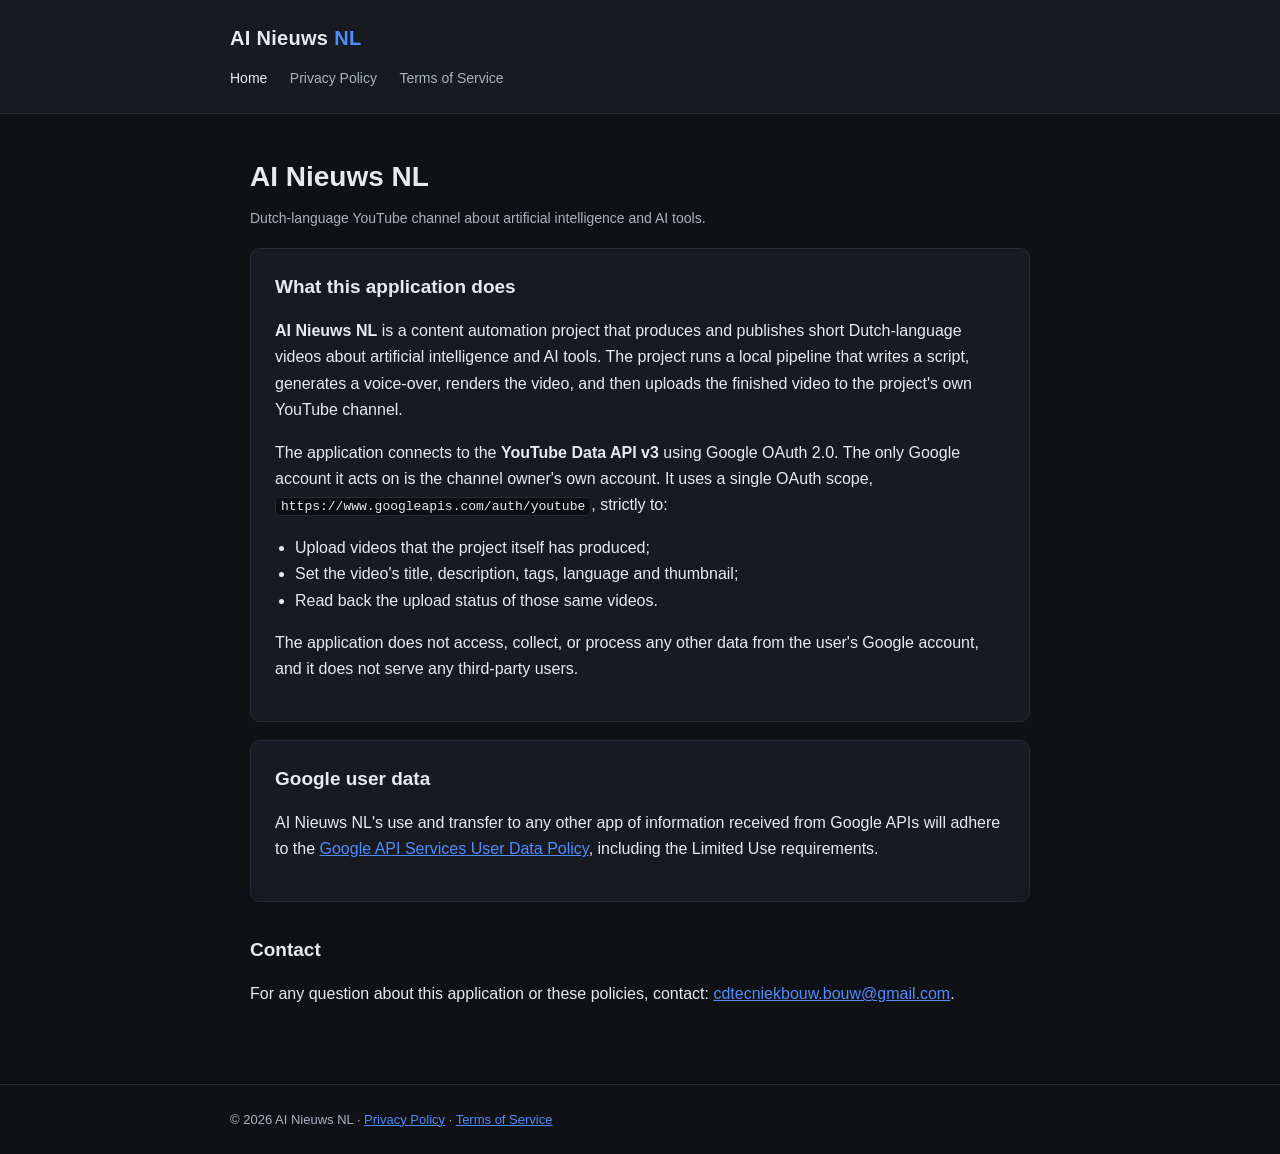
<file: index.html>
<!DOCTYPE html>
<html lang="en">
<head>
  <meta charset="utf-8">
  <meta name="viewport" content="width=device-width, initial-scale=1">
  <title>AI Nieuws NL — Home</title>
  <link rel="stylesheet" href="style.css">
</head>
<body>
  <header>
    <div class="wrap">
      <div class="brand">AI Nieuws <span>NL</span></div>
      <nav>
        <a class="active" href="index.html">Home</a>
        <a href="privacy.html">Privacy Policy</a>
        <a href="terms.html">Terms of Service</a>
      </nav>
    </div>
  </header>

  <main>
    <div class="wrap">
      <h1>AI Nieuws NL</h1>
      <p class="updated">Dutch-language YouTube channel about artificial intelligence and AI tools.</p>

      <div class="card">
        <h2 style="margin-top:0">What this application does</h2>
        <p>
          <strong>AI Nieuws NL</strong> is a content automation project that produces and publishes
          short Dutch-language videos about artificial intelligence and AI tools. The project runs a
          local pipeline that writes a script, generates a voice-over, renders the video, and then
          uploads the finished video to the project's own YouTube channel.
        </p>
        <p>
          The application connects to the <strong>YouTube Data API v3</strong> using Google OAuth 2.0.
          The only Google account it acts on is the channel owner's own account. It uses a single
          OAuth scope, <code>https://www.googleapis.com/auth/youtube</code>, strictly to:
        </p>
        <ul>
          <li>Upload videos that the project itself has produced;</li>
          <li>Set the video's title, description, tags, language and thumbnail;</li>
          <li>Read back the upload status of those same videos.</li>
        </ul>
        <p>
          The application does not access, collect, or process any other data from the user's Google
          account, and it does not serve any third-party users.
        </p>
      </div>

      <div class="card">
        <h2 style="margin-top:0">Google user data</h2>
        <p>
          AI Nieuws NL's use and transfer to any other app of information received from Google APIs
          will adhere to the
          <a href="https://developers.google.com/terms/api-services-user-data-policy" target="_blank" rel="noopener">Google API Services User Data Policy</a>,
          including the Limited Use requirements.
        </p>
      </div>

      <h2>Contact</h2>
      <p>
        For any question about this application or these policies, contact:
        <a href="mailto:cdtecniekbouw.bouw@gmail.com">cdtecniekbouw.bouw@gmail.com</a>.
      </p>
    </div>
  </main>

  <footer>
    <div class="wrap">
      &copy; 2026 AI Nieuws NL · <a href="privacy.html">Privacy Policy</a> · <a href="terms.html">Terms of Service</a>
    </div>
  </footer>
</body>
</html>
</file>
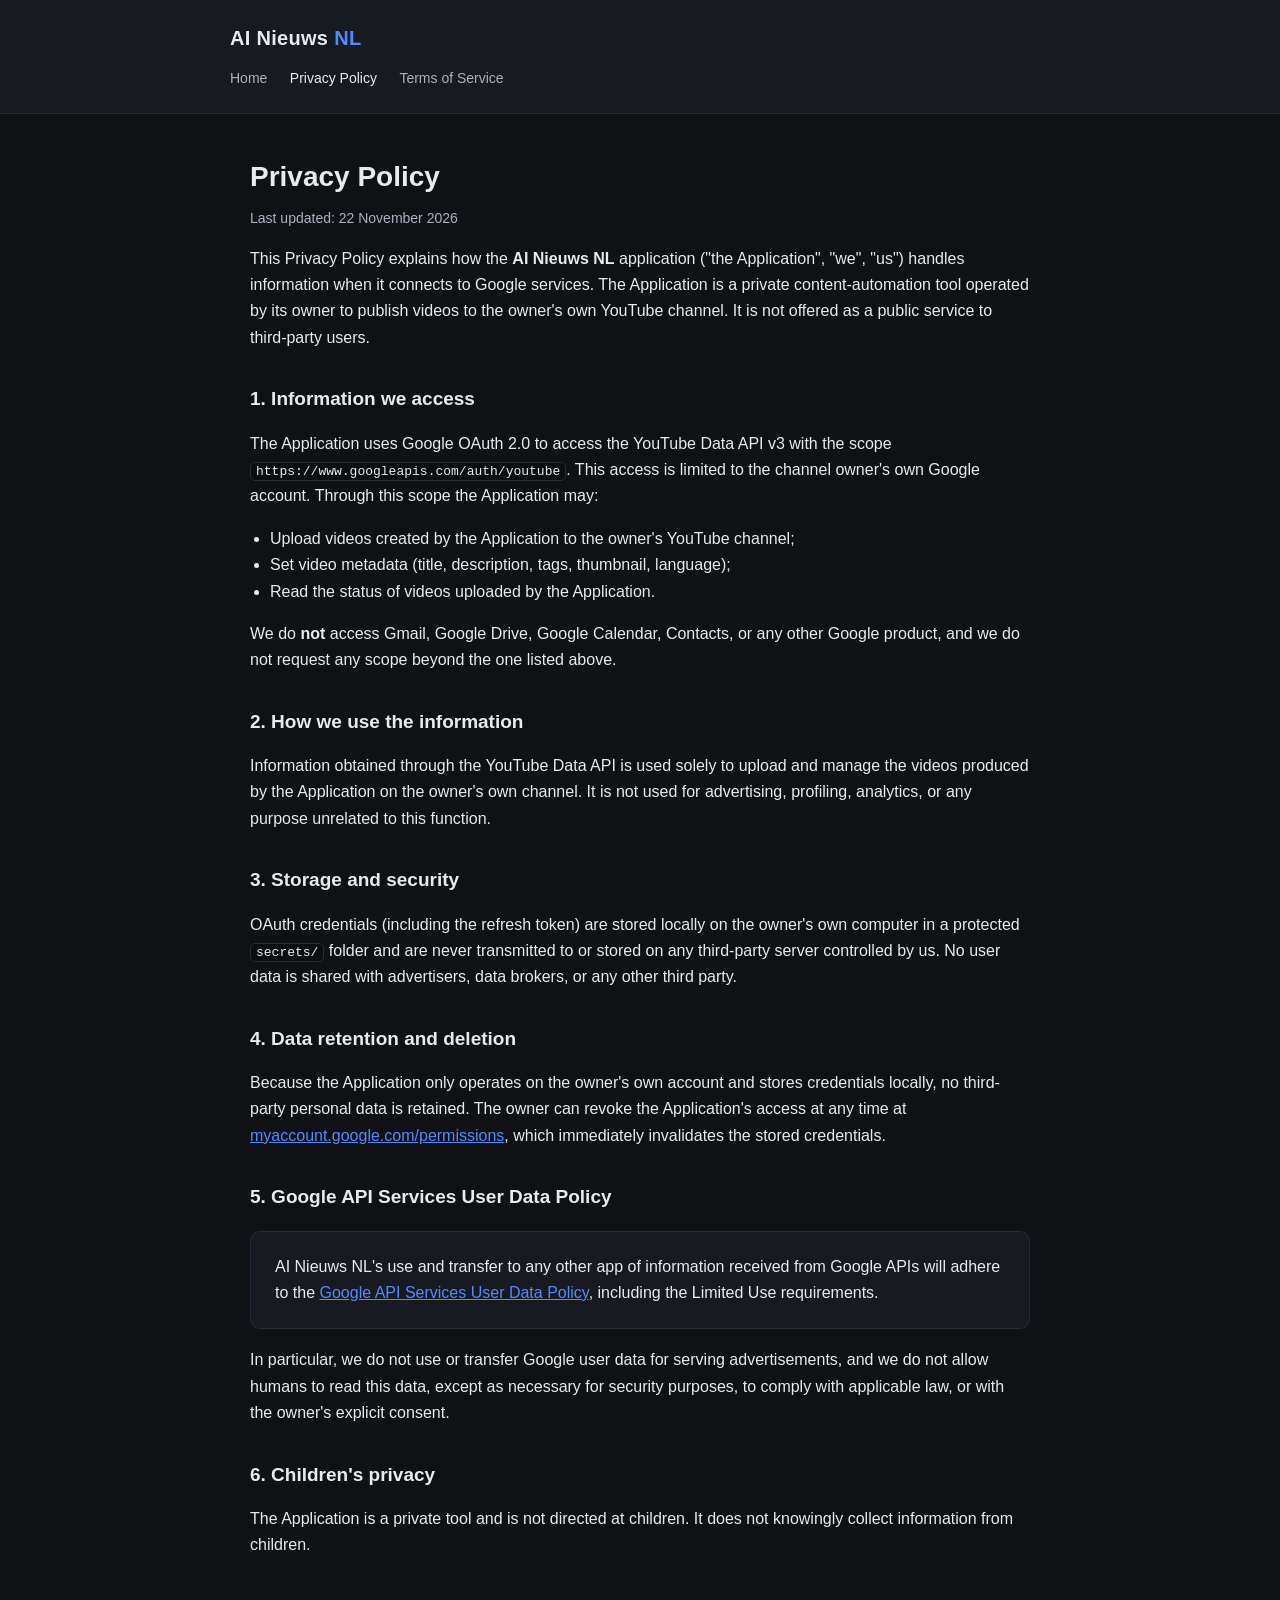
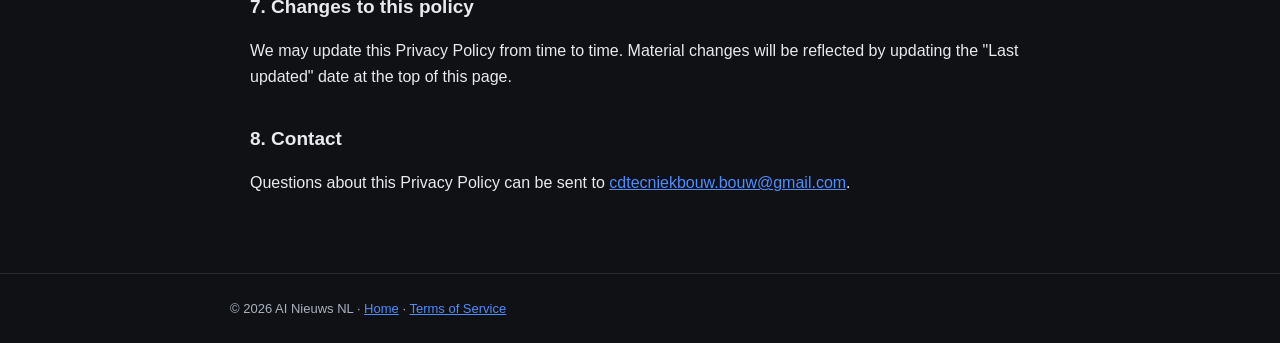
<file: privacy.html>
<!DOCTYPE html>
<html lang="en">
<head>
  <meta charset="utf-8">
  <meta name="viewport" content="width=device-width, initial-scale=1">
  <title>AI Nieuws NL — Privacy Policy</title>
  <link rel="stylesheet" href="style.css">
</head>
<body>
  <header>
    <div class="wrap">
      <div class="brand">AI Nieuws <span>NL</span></div>
      <nav>
        <a href="index.html">Home</a>
        <a class="active" href="privacy.html">Privacy Policy</a>
        <a href="terms.html">Terms of Service</a>
      </nav>
    </div>
  </header>

  <main>
    <div class="wrap">
      <h1>Privacy Policy</h1>
      <p class="updated">Last updated: 22 November 2026</p>

      <p>
        This Privacy Policy explains how the <strong>AI Nieuws NL</strong> application ("the
        Application", "we", "us") handles information when it connects to Google services. The
        Application is a private content-automation tool operated by its owner to publish videos to
        the owner's own YouTube channel. It is not offered as a public service to third-party users.
      </p>

      <h2>1. Information we access</h2>
      <p>
        The Application uses Google OAuth 2.0 to access the YouTube Data API v3 with the scope
        <code>https://www.googleapis.com/auth/youtube</code>. This access is limited to the channel
        owner's own Google account. Through this scope the Application may:
      </p>
      <ul>
        <li>Upload videos created by the Application to the owner's YouTube channel;</li>
        <li>Set video metadata (title, description, tags, thumbnail, language);</li>
        <li>Read the status of videos uploaded by the Application.</li>
      </ul>
      <p>
        We do <strong>not</strong> access Gmail, Google Drive, Google Calendar, Contacts, or any
        other Google product, and we do not request any scope beyond the one listed above.
      </p>

      <h2>2. How we use the information</h2>
      <p>
        Information obtained through the YouTube Data API is used solely to upload and manage the
        videos produced by the Application on the owner's own channel. It is not used for
        advertising, profiling, analytics, or any purpose unrelated to this function.
      </p>

      <h2>3. Storage and security</h2>
      <p>
        OAuth credentials (including the refresh token) are stored locally on the owner's own
        computer in a protected <code>secrets/</code> folder and are never transmitted to or stored
        on any third-party server controlled by us. No user data is shared with advertisers, data
        brokers, or any other third party.
      </p>

      <h2>4. Data retention and deletion</h2>
      <p>
        Because the Application only operates on the owner's own account and stores credentials
        locally, no third-party personal data is retained. The owner can revoke the Application's
        access at any time at
        <a href="https://myaccount.google.com/permissions" target="_blank" rel="noopener">myaccount.google.com/permissions</a>,
        which immediately invalidates the stored credentials.
      </p>

      <h2>5. Google API Services User Data Policy</h2>
      <div class="card">
        <p style="margin:0">
          AI Nieuws NL's use and transfer to any other app of information received from Google APIs
          will adhere to the
          <a href="https://developers.google.com/terms/api-services-user-data-policy" target="_blank" rel="noopener">Google API Services User Data Policy</a>,
          including the Limited Use requirements.
        </p>
      </div>
      <p>
        In particular, we do not use or transfer Google user data for serving advertisements, and we
        do not allow humans to read this data, except as necessary for security purposes, to comply
        with applicable law, or with the owner's explicit consent.
      </p>

      <h2>6. Children's privacy</h2>
      <p>
        The Application is a private tool and is not directed at children. It does not knowingly
        collect information from children.
      </p>

      <h2>7. Changes to this policy</h2>
      <p>
        We may update this Privacy Policy from time to time. Material changes will be reflected by
        updating the "Last updated" date at the top of this page.
      </p>

      <h2>8. Contact</h2>
      <p>
        Questions about this Privacy Policy can be sent to
        <a href="mailto:cdtecniekbouw.bouw@gmail.com">cdtecniekbouw.bouw@gmail.com</a>.
      </p>
    </div>
  </main>

  <footer>
    <div class="wrap">
      &copy; 2026 AI Nieuws NL · <a href="index.html">Home</a> · <a href="terms.html">Terms of Service</a>
    </div>
  </footer>
</body>
</html>
</file>
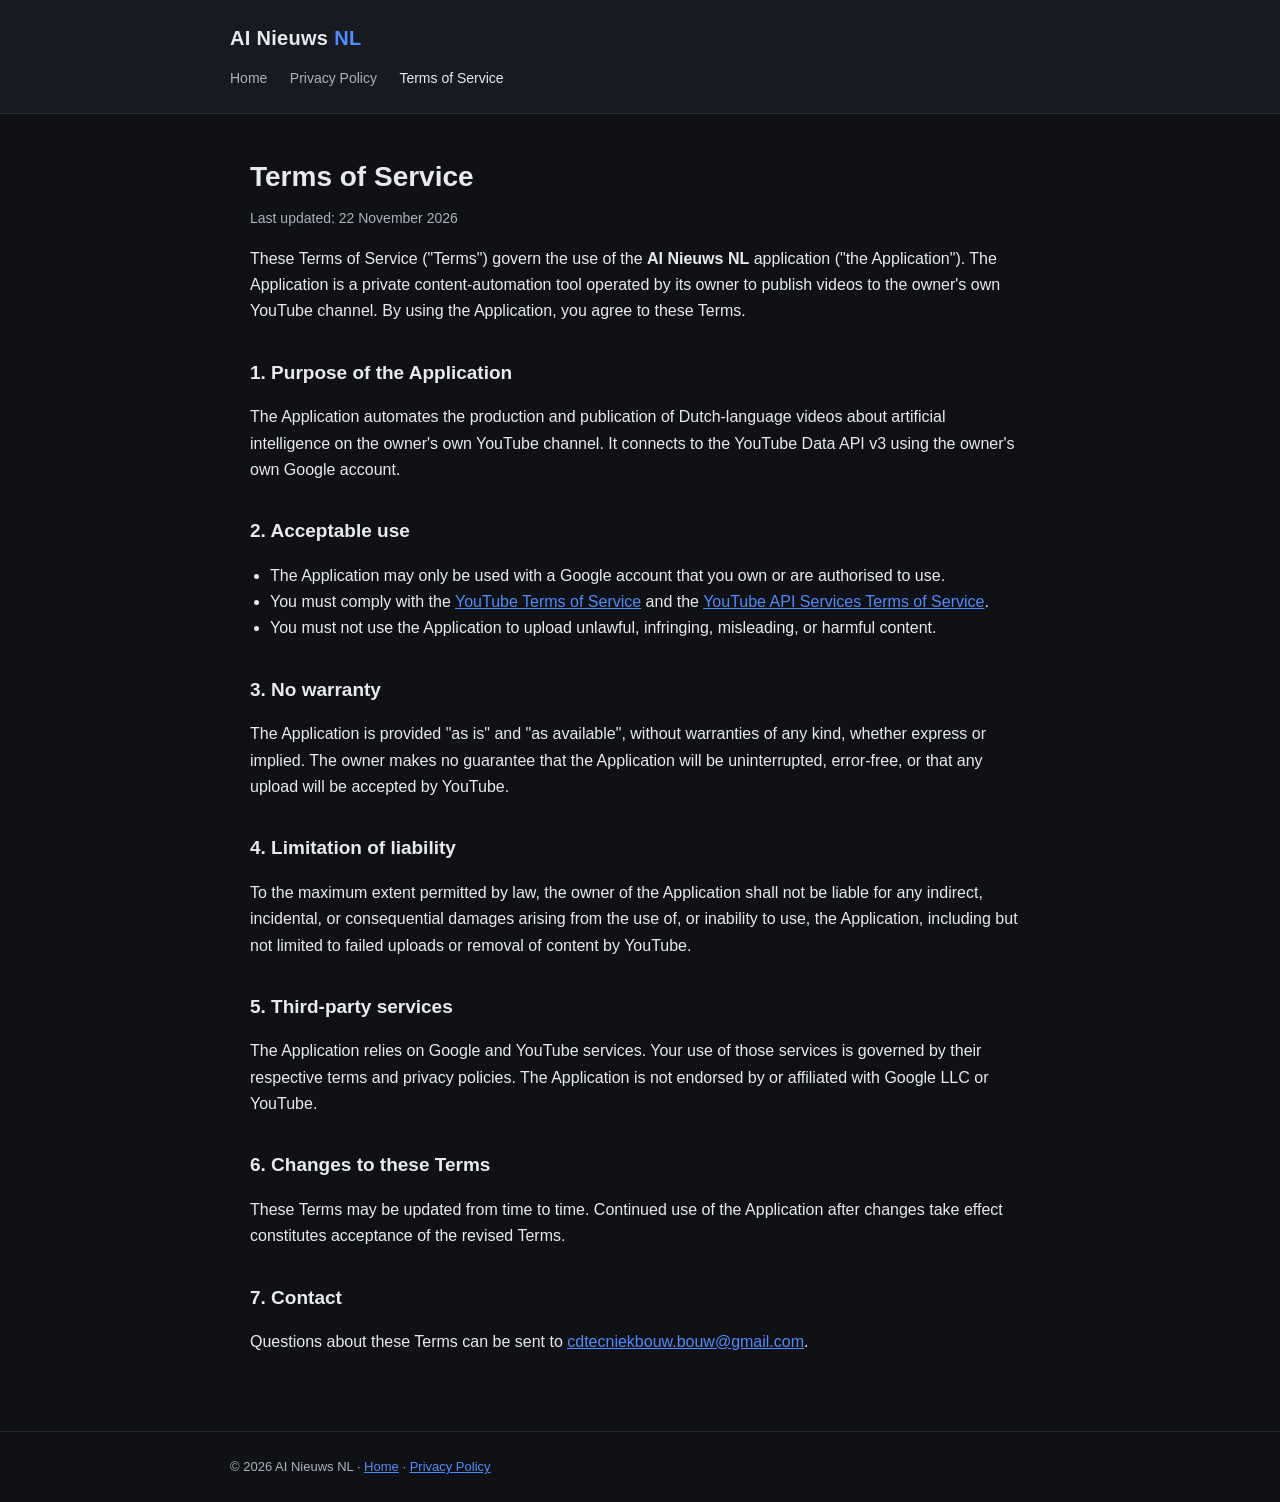
<file: terms.html>
<!DOCTYPE html>
<html lang="en">
<head>
  <meta charset="utf-8">
  <meta name="viewport" content="width=device-width, initial-scale=1">
  <title>AI Nieuws NL — Terms of Service</title>
  <link rel="stylesheet" href="style.css">
</head>
<body>
  <header>
    <div class="wrap">
      <div class="brand">AI Nieuws <span>NL</span></div>
      <nav>
        <a href="index.html">Home</a>
        <a href="privacy.html">Privacy Policy</a>
        <a class="active" href="terms.html">Terms of Service</a>
      </nav>
    </div>
  </header>

  <main>
    <div class="wrap">
      <h1>Terms of Service</h1>
      <p class="updated">Last updated: 22 November 2026</p>

      <p>
        These Terms of Service ("Terms") govern the use of the <strong>AI Nieuws NL</strong>
        application ("the Application"). The Application is a private content-automation tool
        operated by its owner to publish videos to the owner's own YouTube channel. By using the
        Application, you agree to these Terms.
      </p>

      <h2>1. Purpose of the Application</h2>
      <p>
        The Application automates the production and publication of Dutch-language videos about
        artificial intelligence on the owner's own YouTube channel. It connects to the YouTube Data
        API v3 using the owner's own Google account.
      </p>

      <h2>2. Acceptable use</h2>
      <ul>
        <li>The Application may only be used with a Google account that you own or are authorised to use.</li>
        <li>You must comply with the
          <a href="https://www.youtube.com/t/terms" target="_blank" rel="noopener">YouTube Terms of Service</a>
          and the
          <a href="https://developers.google.com/youtube/terms/api-services-terms-of-service" target="_blank" rel="noopener">YouTube API Services Terms of Service</a>.</li>
        <li>You must not use the Application to upload unlawful, infringing, misleading, or harmful content.</li>
      </ul>

      <h2>3. No warranty</h2>
      <p>
        The Application is provided "as is" and "as available", without warranties of any kind,
        whether express or implied. The owner makes no guarantee that the Application will be
        uninterrupted, error-free, or that any upload will be accepted by YouTube.
      </p>

      <h2>4. Limitation of liability</h2>
      <p>
        To the maximum extent permitted by law, the owner of the Application shall not be liable for
        any indirect, incidental, or consequential damages arising from the use of, or inability to
        use, the Application, including but not limited to failed uploads or removal of content by
        YouTube.
      </p>

      <h2>5. Third-party services</h2>
      <p>
        The Application relies on Google and YouTube services. Your use of those services is governed
        by their respective terms and privacy policies. The Application is not endorsed by or
        affiliated with Google LLC or YouTube.
      </p>

      <h2>6. Changes to these Terms</h2>
      <p>
        These Terms may be updated from time to time. Continued use of the Application after changes
        take effect constitutes acceptance of the revised Terms.
      </p>

      <h2>7. Contact</h2>
      <p>
        Questions about these Terms can be sent to
        <a href="mailto:cdtecniekbouw.bouw@gmail.com">cdtecniekbouw.bouw@gmail.com</a>.
      </p>
    </div>
  </main>

  <footer>
    <div class="wrap">
      &copy; 2026 AI Nieuws NL · <a href="index.html">Home</a> · <a href="privacy.html">Privacy Policy</a>
    </div>
  </footer>
</body>
</html>
</file>
<file: style.css>
:root {
  --bg: #0f1115;
  --card: #171a21;
  --text: #e8eaed;
  --muted: #aab2bd;
  --accent: #4f8cff;
  --border: #262b34;
}
* { box-sizing: border-box; }
body {
  margin: 0;
  font-family: -apple-system, BlinkMacSystemFont, "Segoe UI", Roboto, Helvetica, Arial, sans-serif;
  background: var(--bg);
  color: var(--text);
  line-height: 1.65;
}
header {
  border-bottom: 1px solid var(--border);
  padding: 22px 20px;
  background: var(--card);
}
.wrap { max-width: 820px; margin: 0 auto; padding: 0 20px; }
header .wrap { padding: 0; }
.brand { font-size: 20px; font-weight: 700; letter-spacing: .3px; }
.brand span { color: var(--accent); }
nav { margin-top: 10px; }
nav a { color: var(--muted); text-decoration: none; margin-right: 18px; font-size: 14px; }
nav a:hover, nav a.active { color: var(--text); }
main { padding: 40px 0 60px; }
h1 { font-size: 28px; margin: 0 0 6px; }
h2 { font-size: 19px; margin: 32px 0 8px; }
p, li { color: var(--text); }
.updated { color: var(--muted); font-size: 14px; margin-top: 0; }
a { color: var(--accent); }
.card {
  background: var(--card);
  border: 1px solid var(--border);
  border-radius: 10px;
  padding: 22px 24px;
  margin: 18px 0;
}
ul { padding-left: 20px; }
footer {
  border-top: 1px solid var(--border);
  padding: 24px 20px;
  color: var(--muted);
  font-size: 13px;
}
footer .wrap { padding: 0; }
code { background: #0b0d11; border: 1px solid var(--border); border-radius: 5px; padding: 1px 5px; font-size: 13px; }
</file>
